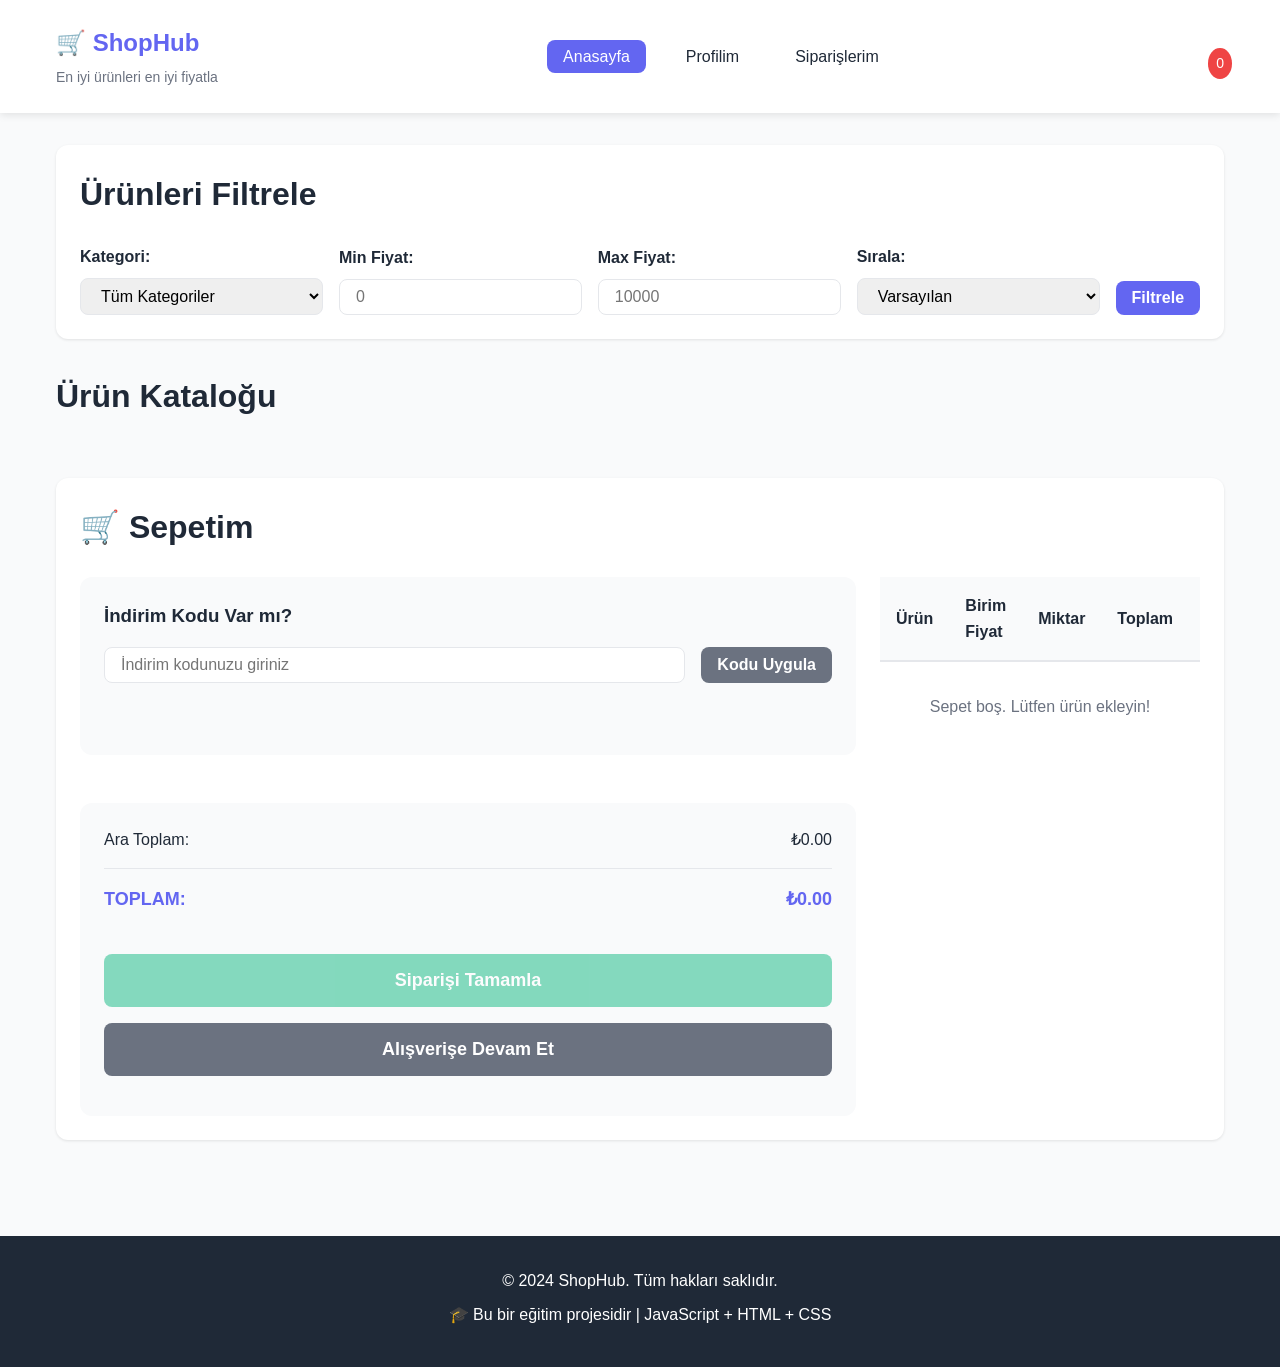
<file: index.html>
<!doctype html>
<html lang="tr">
  <head>
    <meta charset="UTF-8" />
    <meta name="viewport" content="width=device-width, initial-scale=1.0" />
    <title>🛒 E-Ticaret Alışveriş Sepeti</title>

    <!-- CSS Dosyaları -->
    <link rel="stylesheet" href="css/style.css" />
    <link rel="stylesheet" href="css/responsive.css" />
  </head>
  <body>
    <!-- HEADER -->
    <header class="header">
      <div class="container">
        <div class="header-content">
          <div class="logo">
            <h1>🛒 ShopHub</h1>
            <p>En iyi ürünleri en iyi fiyatla</p>
          </div>

          <nav class="navbar">
            <ul>
              <li><a href="index.html" class="nav-link active">Anasayfa</a></li>
              <li><a href="profil.html" class="nav-link">Profilim</a></li>
              <li>
                <a href="siparis-gecmisi.html" class="nav-link">Siparişlerim</a>
              </li>
            </ul>
          </nav>

          <div class="cart-icon">
            <span id="cartCount" class="cart-badge">0</span>
          </div>
        </div>
      </div>
    </header>

    <!-- MAIN CONTENT -->
    <main class="main-content">
      <div class="container">
        <!-- ARAMA VE FİLTRELEME -->
        <section class="filters-section">
          <h2>Ürünleri Filtrele</h2>

          <div class="filters">
            <!-- Kategori Filtresi (Sprint 2) -->
            <div class="filter-group">
              <label for="categoryFilter">Kategori:</label>
              <select id="categoryFilter">
                <option value="">Tüm Kategoriler</option>
                <option value="electronics">Elektronik</option>
                <option value="clothing">Giyim</option>
                <option value="books">Kitaplar</option>
              </select>
            </div>

            <!-- Fiyat Aralığı (Sprint 2) -->
            <div class="filter-group">
              <label for="minPrice">Min Fiyat:</label>
              <input type="number" id="minPrice" placeholder="0" min="0" />
            </div>

            <div class="filter-group">
              <label for="maxPrice">Max Fiyat:</label>
              <input type="number" id="maxPrice" placeholder="10000" min="0" />
            </div>

            <!-- Sıralama (Sprint 2) -->
            <div class="filter-group">
              <label for="sortBy">Sırala:</label>
              <select id="sortBy">
                <option value="">Varsayılan</option>
                <option value="price-asc">Fiyat: Düşükten Yükseğe</option>
                <option value="price-desc">Fiyat: Yüksekten Düşüğe</option>
                <option value="name-asc">Ad: A-Z</option>
                <option value="name-desc">Ad: Z-A</option>
              </select>
            </div>

            <button id="filterBtn" class="btn btn-primary">Filtrele</button>
          </div>
        </section>

        <!-- ÜRÜN LİSTESİ -->
        <section class="products-section">
          <h2>Ürün Kataloğu</h2>
          <div id="productsList" class="products-grid">
            <!-- Ürünler buraya dinamik olarak eklenecek -->
          </div>
        </section>

        <!-- SEPETİM -->
        <section class="cart-section">
          <h2>🛒 Sepetim</h2>

          <div id="cartContainer" class="cart-container">
            <!-- Sprint 2: İndirim Kodları -->
            <div class="discount-section">
              <h3>İndirim Kodu Var mı?</h3>
              <div class="discount-input">
                <input
                  type="text"
                  id="discountCode"
                  placeholder="İndirim kodunuzu giriniz"
                />
                <button id="applyDiscountBtn" class="btn btn-secondary">
                  Kodu Uygula
                </button>
              </div>
              <p id="discountMessage" class="discount-message"></p>
            </div>

            <!-- Sepet İçeriği -->
            <div class="cart-items">
              <table id="cartTable">
                <thead>
                  <tr>
                    <th>Ürün</th>
                    <th>Birim Fiyat</th>
                    <th>Miktar</th>
                    <th>Toplam</th>
                    <th>İşlemler</th>
                  </tr>
                </thead>
                <tbody id="cartItemsList">
                  <!-- Sepet ürünleri buraya dinamik olarak eklenecek -->
                </tbody>
              </table>

              <div id="emptyCartMessage" class="empty-cart">
                <p>Sepet boş. Lütfen ürün ekleyin!</p>
              </div>
            </div>

            <!-- Sepet Özeti -->
            <div class="cart-summary">
              <div class="summary-row">
                <span>Ara Toplam:</span>
                <span id="subtotal">₺0.00</span>
              </div>
              <div id="discountRow" class="summary-row" style="display: none">
                <span>İndirim:</span>
                <span id="discountAmount">-₺0.00</span>
              </div>
              <div class="summary-row total">
                <span>TOPLAM:</span>
                <span id="total">₺0.00</span>
              </div>

              <!-- Sprint 2: Siparişi Tamamla Butonu -->
              <button
                id="checkoutBtn"
                class="btn btn-success btn-large"
                disabled
              >
                Siparişi Tamamla
              </button>
              <button id="continueShopping" class="btn btn-secondary btn-large">
                Alışverişe Devam Et
              </button>
            </div>
          </div>
        </section>
      </div>
    </main>

    <!-- FOOTER -->
    <footer class="footer">
      <div class="container">
        <p>&copy; 2024 ShopHub. Tüm hakları saklıdır.</p>
        <p>🎓 Bu bir eğitim projesidir | JavaScript + HTML + CSS</p>
      </div>
    </footer>

    <!-- JavaScript Dosyaları -->
    <script src="js/products.js"></script>
    <script src="js/cart.js"></script>
    <script src="js/user.js"></script>
    <script src="js/discounts.js"></script>
    <script src="js/orders.js"></script>
    <script src="js/ui.js"></script>
    <script src="js/main.js"></script>
  </body>
</html>
</file>
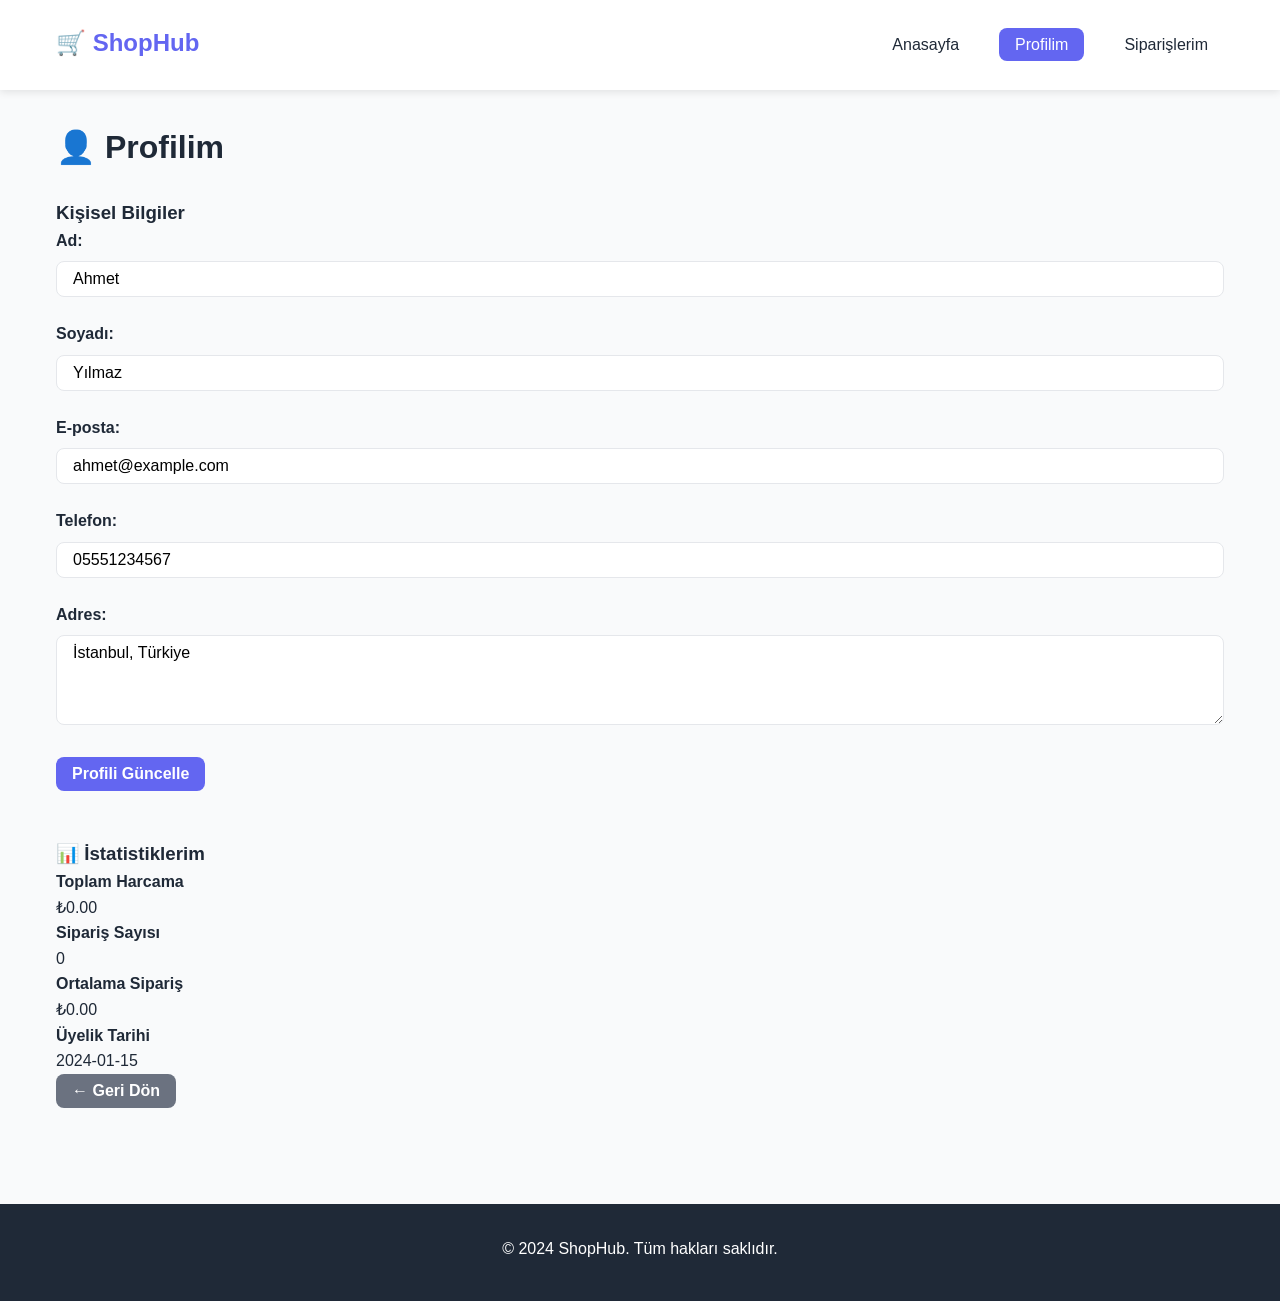
<file: profil.html>
<!doctype html>
<html lang="tr">
  <head>
    <meta charset="UTF-8" />
    <meta name="viewport" content="width=device-width, initial-scale=1.0" />
    <title>Profilim - ShopHub</title>

    <link rel="stylesheet" href="css/style.css" />
    <link rel="stylesheet" href="css/responsive.css" />
  </head>
  <body>
    <!-- HEADER -->
    <header class="header">
      <div class="container">
        <div class="header-content">
          <div class="logo">
            <h1>🛒 ShopHub</h1>
          </div>

          <nav class="navbar">
            <ul>
              <li><a href="index.html" class="nav-link">Anasayfa</a></li>
              <li>
                <a href="profil.html" class="nav-link active">Profilim</a>
              </li>
              <li>
                <a href="siparis-gecmisi.html" class="nav-link">Siparişlerim</a>
              </li>
            </ul>
          </nav>
        </div>
      </div>
    </header>

    <!-- MAIN CONTENT -->
    <main class="main-content">
      <div class="container">
        <section class="profile-section">
          <h2>👤 Profilim</h2>

          <div class="profile-container">
            <!-- Profil Bilgileri -->
            <div class="profile-info">
              <h3>Kişisel Bilgiler</h3>

              <div class="profile-form">
                <div class="form-group">
                  <label for="firstName">Ad:</label>
                  <input type="text" id="firstName" placeholder="Adınız" />
                </div>

                <div class="form-group">
                  <label for="lastName">Soyadı:</label>
                  <input type="text" id="lastName" placeholder="Soyadınız" />
                </div>

                <div class="form-group">
                  <label for="email">E-posta:</label>
                  <input
                    type="email"
                    id="email"
                    placeholder="email@example.com"
                  />
                </div>

                <div class="form-group">
                  <label for="phone">Telefon:</label>
                  <input type="tel" id="phone" placeholder="05551234567" />
                </div>

                <div class="form-group">
                  <label for="address">Adres:</label>
                  <textarea
                    id="address"
                    placeholder="Tam adresinizi giriniz"
                    rows="4"
                  ></textarea>
                </div>

                <button id="updateProfileBtn" class="btn btn-primary">
                  Profili Güncelle
                </button>
              </div>

              <p id="profileMessage" class="message"></p>
            </div>

            <!-- Sprint 2: İstatistikler -->
            <div class="profile-stats">
              <h3>📊 İstatistiklerim</h3>

              <div class="stat-box">
                <h4>Toplam Harcama</h4>
                <p id="totalSpent" class="stat-value">₺0.00</p>
              </div>

              <div class="stat-box">
                <h4>Sipariş Sayısı</h4>
                <p id="orderCount" class="stat-value">0</p>
              </div>

              <div class="stat-box">
                <h4>Ortalama Sipariş</h4>
                <p id="avgOrder" class="stat-value">₺0.00</p>
              </div>

              <div class="stat-box">
                <h4>Üyelik Tarihi</h4>
                <p id="joinDate" class="stat-value">-</p>
              </div>
            </div>
          </div>

          <div class="profile-actions">
            <button id="backBtn" class="btn btn-secondary">← Geri Dön</button>
          </div>
        </section>
      </div>
    </main>

    <!-- FOOTER -->
    <footer class="footer">
      <div class="container">
        <p>&copy; 2024 ShopHub. Tüm hakları saklıdır.</p>
      </div>
    </footer>

    <script src="js/user.js"></script>
    <script src="js/orders.js"></script>
    <script src="js/ui.js"></script>
    <script src="js/profil.js"></script>
  </body>
</html>
</file>
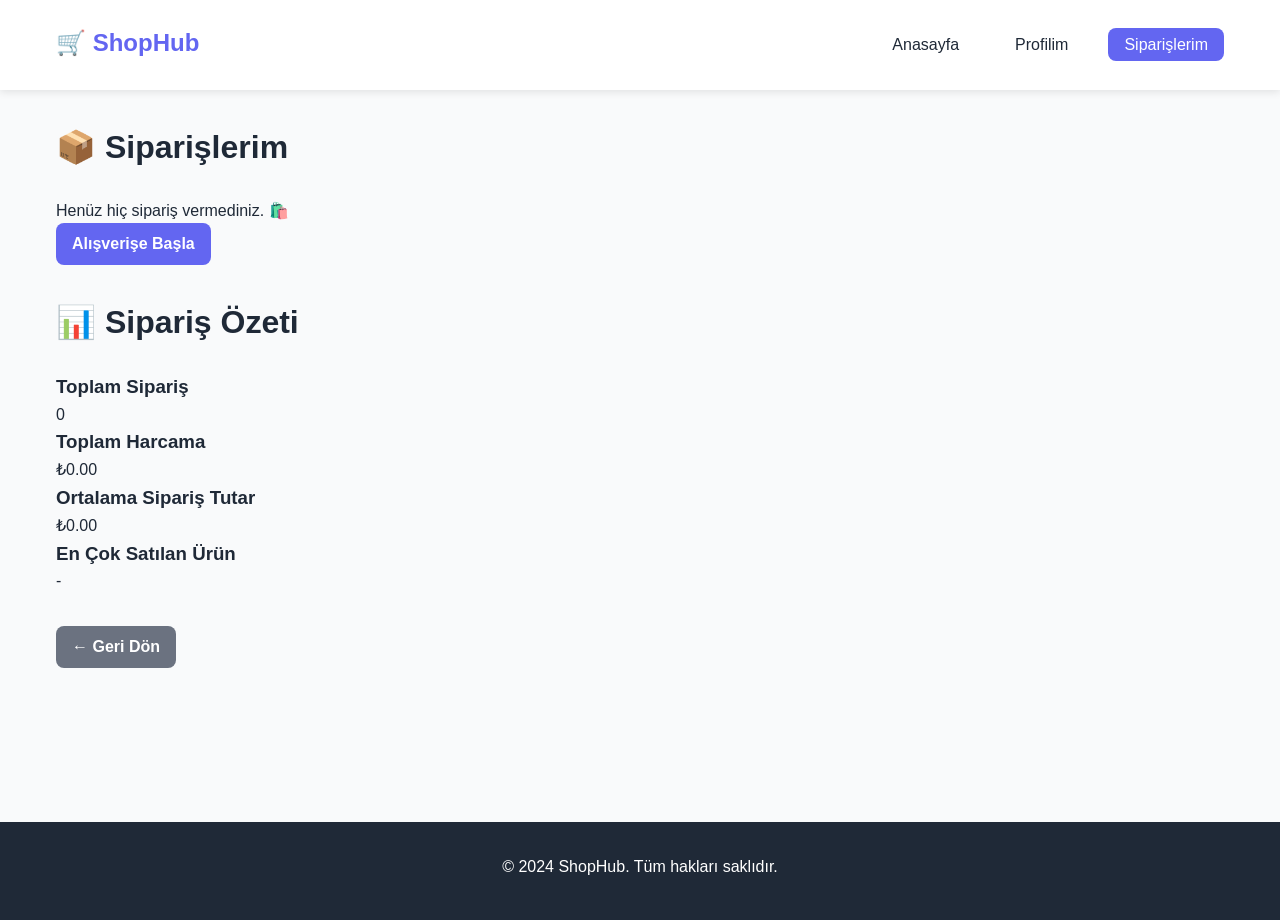
<file: siparis-gecmisi.html>
<!doctype html>
<html lang="tr">
  <head>
    <meta charset="UTF-8" />
    <meta name="viewport" content="width=device-width, initial-scale=1.0" />
    <title>Siparişlerim - ShopHub</title>

    <link rel="stylesheet" href="css/style.css" />
    <link rel="stylesheet" href="css/responsive.css" />
  </head>
  <body>
    <!-- HEADER -->
    <header class="header">
      <div class="container">
        <div class="header-content">
          <div class="logo">
            <h1>🛒 ShopHub</h1>
          </div>

          <nav class="navbar">
            <ul>
              <li><a href="index.html" class="nav-link">Anasayfa</a></li>
              <li><a href="profil.html" class="nav-link">Profilim</a></li>
              <li>
                <a href="siparis-gecmisi.html" class="nav-link active"
                  >Siparişlerim</a
                >
              </li>
            </ul>
          </nav>
        </div>
      </div>
    </header>

    <!-- MAIN CONTENT -->
    <main class="main-content">
      <div class="container">
        <section class="orders-section">
          <h2>📦 Siparişlerim</h2>

          <div id="ordersContainer" class="orders-container">
            <!-- Siparişler buraya dinamik olarak eklenecek -->
          </div>

          <div id="noOrders" class="empty-message">
            <p>Henüz hiç sipariş vermediniz. 🛍️</p>
            <a href="index.html" class="btn btn-primary">Alışverişe Başla</a>
          </div>
        </section>

        <!-- Sprint 2: Sipariş Özeti -->
        <section class="orders-summary">
          <h2>📊 Sipariş Özeti</h2>

          <div class="summary-cards">
            <div class="summary-card">
              <h3>Toplam Sipariş</h3>
              <p id="summaryOrderCount" class="big-number">0</p>
            </div>

            <div class="summary-card">
              <h3>Toplam Harcama</h3>
              <p id="summaryTotalSpent" class="big-number">₺0.00</p>
            </div>

            <div class="summary-card">
              <h3>Ortalama Sipariş Tutar</h3>
              <p id="summaryAvgOrder" class="big-number">₺0.00</p>
            </div>

            <div class="summary-card">
              <h3>En Çok Satılan Ürün</h3>
              <p id="summaryTopProduct" class="big-number">-</p>
            </div>
          </div>
        </section>

        <div class="orders-actions">
          <a href="index.html" class="btn btn-secondary">← Geri Dön</a>
        </div>
      </div>
    </main>

    <!-- FOOTER -->
    <footer class="footer">
      <div class="container">
        <p>&copy; 2024 ShopHub. Tüm hakları saklıdır.</p>
      </div>
    </footer>

    <script src="js/orders.js"></script>
    <script src="js/ui.js"></script>
    <script src="js/siparis-gecmisi.js"></script>
  </body>
</html>
</file>
<file: css/style.css>
/**
 * ================================
 * ANA STIL DOSYASI (style.css)
 * ================================
 * 
 * CSS Kazanımları:
 * - Flexbox / Grid Layout
 * - Typography
 * - Color Scheme
 * - Buttons ve Forms
 * - Cards ve Components
 * - Animations / Transitions
 */

/* ==================== */
/* ROOT ve GLOBAL       */
/* ==================== */

:root {
  /* Renkler */
  --primary-color: #6366f1;
  --secondary-color: #ec4899;
  --success-color: #10b981;
  --danger-color: #ef4444;
  --warning-color: #f59e0b;
  --dark-color: #1f2937;
  --light-color: #f9fafb;
  --gray-color: #6b7280;

  /* Typography */
  --font-family: "Segoe UI", Tahoma, Geneva, Verdana, sans-serif;
  --font-size-base: 16px;
  --font-size-sm: 14px;
  --font-size-lg: 18px;
  --font-size-xl: 24px;
  --font-size-2xl: 32px;

  /* Spacing */
  --spacing-xs: 4px;
  --spacing-sm: 8px;
  --spacing-md: 16px;
  --spacing-lg: 24px;
  --spacing-xl: 32px;

  /* Border Radius */
  --radius-sm: 4px;
  --radius-md: 8px;
  --radius-lg: 12px;

  /* Transitions */
  --transition: all 0.3s ease;
}

* {
  margin: 0;
  padding: 0;
  box-sizing: border-box;
}

html {
  scroll-behavior: smooth;
}

body {
  font-family: var(--font-family);
  font-size: var(--font-size-base);
  color: var(--dark-color);
  background-color: var(--light-color);
  line-height: 1.6;
}

/* ==================== */
/* CONTAINER            */
/* ==================== */

.container {
  max-width: 1200px;
  margin: 0 auto;
  padding: 0 var(--spacing-md);
}

/* ==================== */
/* HEADER               */
/* ==================== */

.header {
  background-color: white;
  box-shadow: 0 2px 8px rgba(0, 0, 0, 0.1);
  position: sticky;
  top: 0;
  z-index: 100;
}

.header-content {
  display: flex;
  justify-content: space-between;
  align-items: center;
  padding: var(--spacing-lg) 0;
}

.logo h1 {
  font-size: var(--font-size-xl);
  color: var(--primary-color);
  margin-bottom: var(--spacing-xs);
}

.logo p {
  font-size: var(--font-size-sm);
  color: var(--gray-color);
}

.navbar ul {
  display: flex;
  list-style: none;
  gap: var(--spacing-lg);
}

.nav-link {
  text-decoration: none;
  color: var(--dark-color);
  font-weight: 500;
  padding: var(--spacing-sm) var(--spacing-md);
  border-radius: var(--radius-md);
  transition: var(--transition);
}

.nav-link:hover,
.nav-link.active {
  background-color: var(--primary-color);
  color: white;
}

.cart-icon {
  position: relative;
  cursor: pointer;
  font-size: 24px;
}

.cart-badge {
  position: absolute;
  top: -8px;
  right: -8px;
  background-color: var(--danger-color);
  color: white;
  font-size: var(--font-size-sm);
  padding: var(--spacing-xs) var(--spacing-sm);
  border-radius: 50%;
  min-width: 20px;
  text-align: center;
}

/* ==================== */
/* BUTTONS              */
/* ==================== */

.btn {
  padding: var(--spacing-sm) var(--spacing-md);
  border: none;
  border-radius: var(--radius-md);
  font-size: var(--font-size-base);
  font-weight: 600;
  cursor: pointer;
  transition: var(--transition);
  text-decoration: none;
  display: inline-block;
}

.btn:disabled {
  opacity: 0.5;
  cursor: not-allowed;
}

.btn-primary {
  background-color: var(--primary-color);
  color: white;
}

.btn-primary:hover:not(:disabled) {
  background-color: #4f46e5;
  transform: translateY(-2px);
  box-shadow: 0 4px 12px rgba(99, 102, 241, 0.4);
}

.btn-secondary {
  background-color: var(--gray-color);
  color: white;
}

.btn-secondary:hover:not(:disabled) {
  background-color: #4b5563;
}

.btn-success {
  background-color: var(--success-color);
  color: white;
}

.btn-success:hover:not(:disabled) {
  background-color: #059669;
}

.btn-danger {
  background-color: var(--danger-color);
  color: white;
}

.btn-danger:hover:not(:disabled) {
  background-color: #dc2626;
}

.btn-large {
  padding: var(--spacing-md) var(--spacing-lg);
  font-size: var(--font-size-lg);
}

/* ==================== */
/* FORMS                */
/* ==================== */

input,
select,
textarea {
  width: 100%;
  padding: var(--spacing-sm) var(--spacing-md);
  border: 1px solid #e5e7eb;
  border-radius: var(--radius-md);
  font-family: var(--font-family);
  font-size: var(--font-size-base);
  transition: var(--transition);
}

input:focus,
select:focus,
textarea:focus {
  outline: none;
  border-color: var(--primary-color);
  box-shadow: 0 0 0 3px rgba(99, 102, 241, 0.1);
}

label {
  display: block;
  margin-bottom: var(--spacing-sm);
  font-weight: 600;
  color: var(--dark-color);
}

.form-group {
  margin-bottom: var(--spacing-lg);
}

/* ==================== */
/* PRODUCTS GRID        */
/* ==================== */

.filters-section {
  background-color: white;
  padding: var(--spacing-lg);
  border-radius: var(--radius-lg);
  margin-bottom: var(--spacing-xl);
  box-shadow: 0 1px 3px rgba(0, 0, 0, 0.1);
}

.filters-section h2 {
  margin-bottom: var(--spacing-lg);
}

.filters {
  display: flex;
  flex-wrap: wrap;
  gap: var(--spacing-md);
  align-items: flex-end;
}

.filter-group {
  flex: 1;
  min-width: 150px;
}

.products-section {
  margin-bottom: var(--spacing-xl);
}

.products-section h2 {
  margin-bottom: var(--spacing-lg);
}

.products-grid {
  display: grid;
  grid-template-columns: repeat(auto-fill, minmax(250px, 1fr));
  gap: var(--spacing-lg);
}

.product-card {
  background-color: white;
  border-radius: var(--radius-lg);
  overflow: hidden;
  box-shadow: 0 1px 3px rgba(0, 0, 0, 0.1);
  transition: var(--transition);
  display: flex;
  flex-direction: column;
}

.product-card:hover {
  box-shadow: 0 10px 25px rgba(0, 0, 0, 0.15);
  transform: translateY(-5px);
}

.product-card img {
  width: 100%;
  height: 200px;
  object-fit: cover;
}

.product-card h3 {
  padding: var(--spacing-md);
  font-size: var(--font-size-lg);
  margin-bottom: var(--spacing-sm);
}

.product-card p {
  padding: 0 var(--spacing-md);
  color: var(--gray-color);
  font-size: var(--font-size-sm);
}

.product-price {
  font-size: var(--font-size-lg);
  font-weight: 700;
  color: var(--primary-color);
  padding: var(--spacing-sm) var(--spacing-md);
}

.stock-status {
  padding: 0 var(--spacing-md);
  margin: var(--spacing-sm) 0;
  font-weight: 600;
}

.stock-available {
  color: var(--success-color);
}

.stock-limited {
  color: var(--warning-color);
}

.stock-unavailable {
  color: var(--danger-color);
}

.product-card button {
  margin: var(--spacing-md);
  margin-top: auto;
}

/* ==================== */
/* SEPET (CART)         */
/* ==================== */

.cart-section {
  background-color: white;
  padding: var(--spacing-lg);
  border-radius: var(--radius-lg);
  box-shadow: 0 1px 3px rgba(0, 0, 0, 0.1);
}

.cart-container {
  display: grid;
  grid-template-columns: 1fr 300px;
  gap: var(--spacing-lg);
}

.discount-section {
  background-color: var(--light-color);
  padding: var(--spacing-lg);
  border-radius: var(--radius-lg);
  margin-bottom: var(--spacing-lg);
}

.discount-input {
  display: flex;
  gap: var(--spacing-md);
  margin: var(--spacing-md) 0;
}

.discount-input input {
  flex: 1;
}

.discount-input button {
  min-width: 120px;
}

.discount-message {
  margin-top: var(--spacing-md);
  padding: var(--spacing-md);
  border-radius: var(--radius-md);
}

.discount-message.success {
  background-color: #d1fae5;
  color: var(--success-color);
}

.discount-message.error {
  background-color: #fee2e2;
  color: var(--danger-color);
}

.cart-items {
  overflow-x: auto;
}

table {
  width: 100%;
  border-collapse: collapse;
}

table thead {
  background-color: var(--light-color);
}

table th {
  padding: var(--spacing-md);
  text-align: left;
  font-weight: 600;
  color: var(--dark-color);
  border-bottom: 2px solid #e5e7eb;
}

table td {
  padding: var(--spacing-md);
  border-bottom: 1px solid #e5e7eb;
}

.qty-btn {
  background-color: var(--light-color);
  border: 1px solid #e5e7eb;
  padding: var(--spacing-xs) var(--spacing-sm);
  border-radius: var(--radius-sm);
  cursor: pointer;
  transition: var(--transition);
  margin: 0 var(--spacing-xs);
}

.qty-btn:hover {
  background-color: var(--primary-color);
  color: white;
  border-color: var(--primary-color);
}

.remove-btn {
  background-color: var(--danger-color);
  color: white;
  border: none;
  padding: var(--spacing-sm) var(--spacing-md);
  border-radius: var(--radius-md);
  cursor: pointer;
  transition: var(--transition);
}

.remove-btn:hover {
  background-color: #dc2626;
}

.empty-cart {
  text-align: center;
  padding: var(--spacing-xl);
  color: var(--gray-color);
}

.cart-summary {
  background-color: var(--light-color);
  padding: var(--spacing-lg);
  border-radius: var(--radius-lg);
  height: fit-content;
  position: sticky;
  top: 100px;
}

.summary-row {
  display: flex;
  justify-content: space-between;
  margin-bottom: var(--spacing-md);
  padding-bottom: var(--spacing-md);
  border-bottom: 1px solid #e5e7eb;
}

.summary-row.total {
  font-size: var(--font-size-lg);
  font-weight: 700;
  margin-bottom: var(--spacing-lg);
  border: none;
  color: var(--primary-color);
}

.cart-summary button {
  width: 100%;
  margin-bottom: var(--spacing-md);
}

/* ==================== */
/* FOOTER               */
/* ==================== */

.footer {
  background-color: var(--dark-color);
  color: white;
  padding: var(--spacing-xl);
  margin-top: var(--spacing-xl);
  text-align: center;
}

.footer p {
  margin-bottom: var(--spacing-sm);
}

/* ==================== */
/* MAIN CONTENT         */
/* ==================== */

.main-content {
  padding: var(--spacing-xl) 0;
  min-height: calc(100vh - 200px);
}

.main-content section {
  margin-bottom: var(--spacing-xl);
}

.main-content h2 {
  font-size: var(--font-size-2xl);
  margin-bottom: var(--spacing-lg);
  color: var(--dark-color);
}

h1,
h2,
h3,
h4,
h5,
h6 {
  color: var(--dark-color);
}

/* ==================== */
/* MESSAGE              */
/* ==================== */

.message {
  padding: var(--spacing-md);
  border-radius: var(--radius-md);
  margin-bottom: var(--spacing-md);
}

.message.success {
  background-color: #d1fae5;
  color: var(--success-color);
  border: 1px solid #a7f3d0;
}

.message.error {
  background-color: #fee2e2;
  color: var(--danger-color);
  border: 1px solid #fecaca;
}

.message.warning {
  background-color: #fef3c7;
  color: var(--warning-color);
  border: 1px solid #fcd34d;
}

/* ==================== */
/* UTILITY CLASSES      */
/* ==================== */

.text-center {
  text-align: center;
}

.text-muted {
  color: var(--gray-color);
}

.mt-sm {
  margin-top: var(--spacing-sm);
}

.mt-md {
  margin-top: var(--spacing-md);
}

.mt-lg {
  margin-top: var(--spacing-lg);
}

.mb-sm {
  margin-bottom: var(--spacing-sm);
}

.mb-md {
  margin-bottom: var(--spacing-md);
}

.mb-lg {
  margin-bottom: var(--spacing-lg);
}
</file>
<file: css/responsive.css>
/**
 * ================================
 * RESPONSIVE TASARIM (responsive.css)
 * ================================
 * 
 * CSS Kazanımları:
 * - Media Queries
 * - Mobile-First Tasarım
 * - Flexible Layouts
 * - Breakpoints:
 *   - Mobile: < 768px
 *   - Tablet: 768px - 1024px
 *   - Desktop: > 1024px
 */

/* ==================== */
/* MOBILE (< 768px)     */
/* ==================== */

@media (max-width: 767px) {
  /* HEADER */
  .header-content {
    flex-direction: column;
    gap: var(--spacing-md);
    text-align: center;
  }

  .navbar ul {
    flex-direction: column;
    gap: var(--spacing-md);
  }

  .nav-link {
    padding: var(--spacing-md);
  }

  /* CONTAINER */
  .container {
    padding: 0 var(--spacing-md);
  }

  /* FILTERS */
  .filters {
    flex-direction: column;
  }

  .filter-group {
    min-width: 100%;
  }

  /* PRODUCTS GRID */
  .products-grid {
    grid-template-columns: repeat(auto-fill, minmax(150px, 1fr));
    gap: var(--spacing-md);
  }

  .product-card h3 {
    font-size: var(--font-size-base);
    padding: var(--spacing-sm);
  }

  .product-card img {
    height: 150px;
  }

  /* CART LAYOUT */
  .cart-container {
    grid-template-columns: 1fr;
  }

  .cart-summary {
    position: static;
  }

  /* TABLE */
  table {
    font-size: var(--font-size-sm);
  }

  table th,
  table td {
    padding: var(--spacing-sm);
  }

  /* BUTTONS */
  .btn {
    padding: var(--spacing-sm);
    font-size: var(--font-size-sm);
  }

  .btn-large {
    padding: var(--spacing-md);
    font-size: var(--font-size-base);
  }

  /* MAIN CONTENT */
  .main-content {
    padding: var(--spacing-md) 0;
  }

  .main-content h2 {
    font-size: var(--font-size-xl);
  }

  /* FOOTER */
  .footer {
    padding: var(--spacing-lg);
  }

  /* DISCOUNT INPUT */
  .discount-input {
    flex-direction: column;
  }

  .discount-input button {
    width: 100%;
  }

  /* INPUTS */
  input,
  select,
  textarea {
    font-size: 16px; /* iOS zoom gereklilikleri */
  }

  /* CART BADGE */
  .cart-badge {
    top: -6px;
    right: -6px;
  }
}

/* ==================== */
/* TABLET (768px-1024px)*/
/* ==================== */

@media (min-width: 768px) and (max-width: 1024px) {
  /* PRODUCTS GRID */
  .products-grid {
    grid-template-columns: repeat(auto-fill, minmax(200px, 1fr));
  }

  /* CART LAYOUT */
  .cart-container {
    grid-template-columns: 1fr 280px;
  }

  /* NAVBAR */
  .navbar ul {
    gap: var(--spacing-md);
  }

  /* FILTERS */
  .filters {
    gap: var(--spacing-md);
  }

  .filter-group {
    flex: 1;
    min-width: 120px;
  }
}

/* ==================== */
/* DESKTOP (> 1024px)   */
/* ==================== */

@media (min-width: 1025px) {
  /* PRODUCTS GRID */
  .products-grid {
    grid-template-columns: repeat(auto-fill, minmax(280px, 1fr));
  }

  /* CART LAYOUT */
  .cart-container {
    grid-template-columns: 1fr 320px;
  }

  /* STICKY ELEMENTS */
  .cart-summary {
    position: sticky;
    top: 100px;
  }
}

/* ==================== */
/* EXTRA LARGE (> 1440px)*/
/* ==================== */

@media (min-width: 1441px) {
  .container {
    max-width: 1440px;
  }

  .products-grid {
    grid-template-columns: repeat(auto-fill, minmax(300px, 1fr));
  }
}

/* ==================== */
/* PRINT STYLE          */
/* ==================== */

@media print {
  body {
    background-color: white;
  }

  .header,
  .footer,
  .btn,
  button {
    display: none;
  }

  .cart-summary {
    position: static;
  }

  table {
    border: 1px solid black;
  }

  table th,
  table td {
    border: 1px solid black;
  }
}

/* ==================== */
/* ACCESSIBILITY        */
/* ==================== */

/* Reduced motion için */
@media (prefers-reduced-motion: reduce) {
  * {
    animation-duration: 0.01ms !important;
    animation-iteration-count: 1 !important;
    transition-duration: 0.01ms !important;
  }
}

/* Dark mode (opsiyonel - Sprint 2 Bonus) */
@media (prefers-color-scheme: dark) {
  /* 
    TODO: Dark mode uygulamak istersen buraya ekle
    
    :root {
        --dark-color: #f9fafb;
        --light-color: #1f2937;
    }
    
    body {
        background-color: #111827;
        color: #f9fafb;
    }
    */
}

/* ==================== */
/* ORIENTATION          */
/* ==================== */

@media (orientation: landscape) and (max-height: 500px) {
  .header {
    padding: var(--spacing-sm) 0;
  }

  .navbar ul {
    gap: var(--spacing-sm);
  }
}

/* ==================== */
/* HIGH RESOLUTION      */
/* ==================== */

@media (-webkit-min-device-pixel-ratio: 2), (min-resolution: 192dpi) {
  /* Retina ekranlar için keskinleştirme */
  body {
    -webkit-font-smoothing: antialiased;
    -moz-osx-font-smoothing: grayscale;
  }
}
</file>
